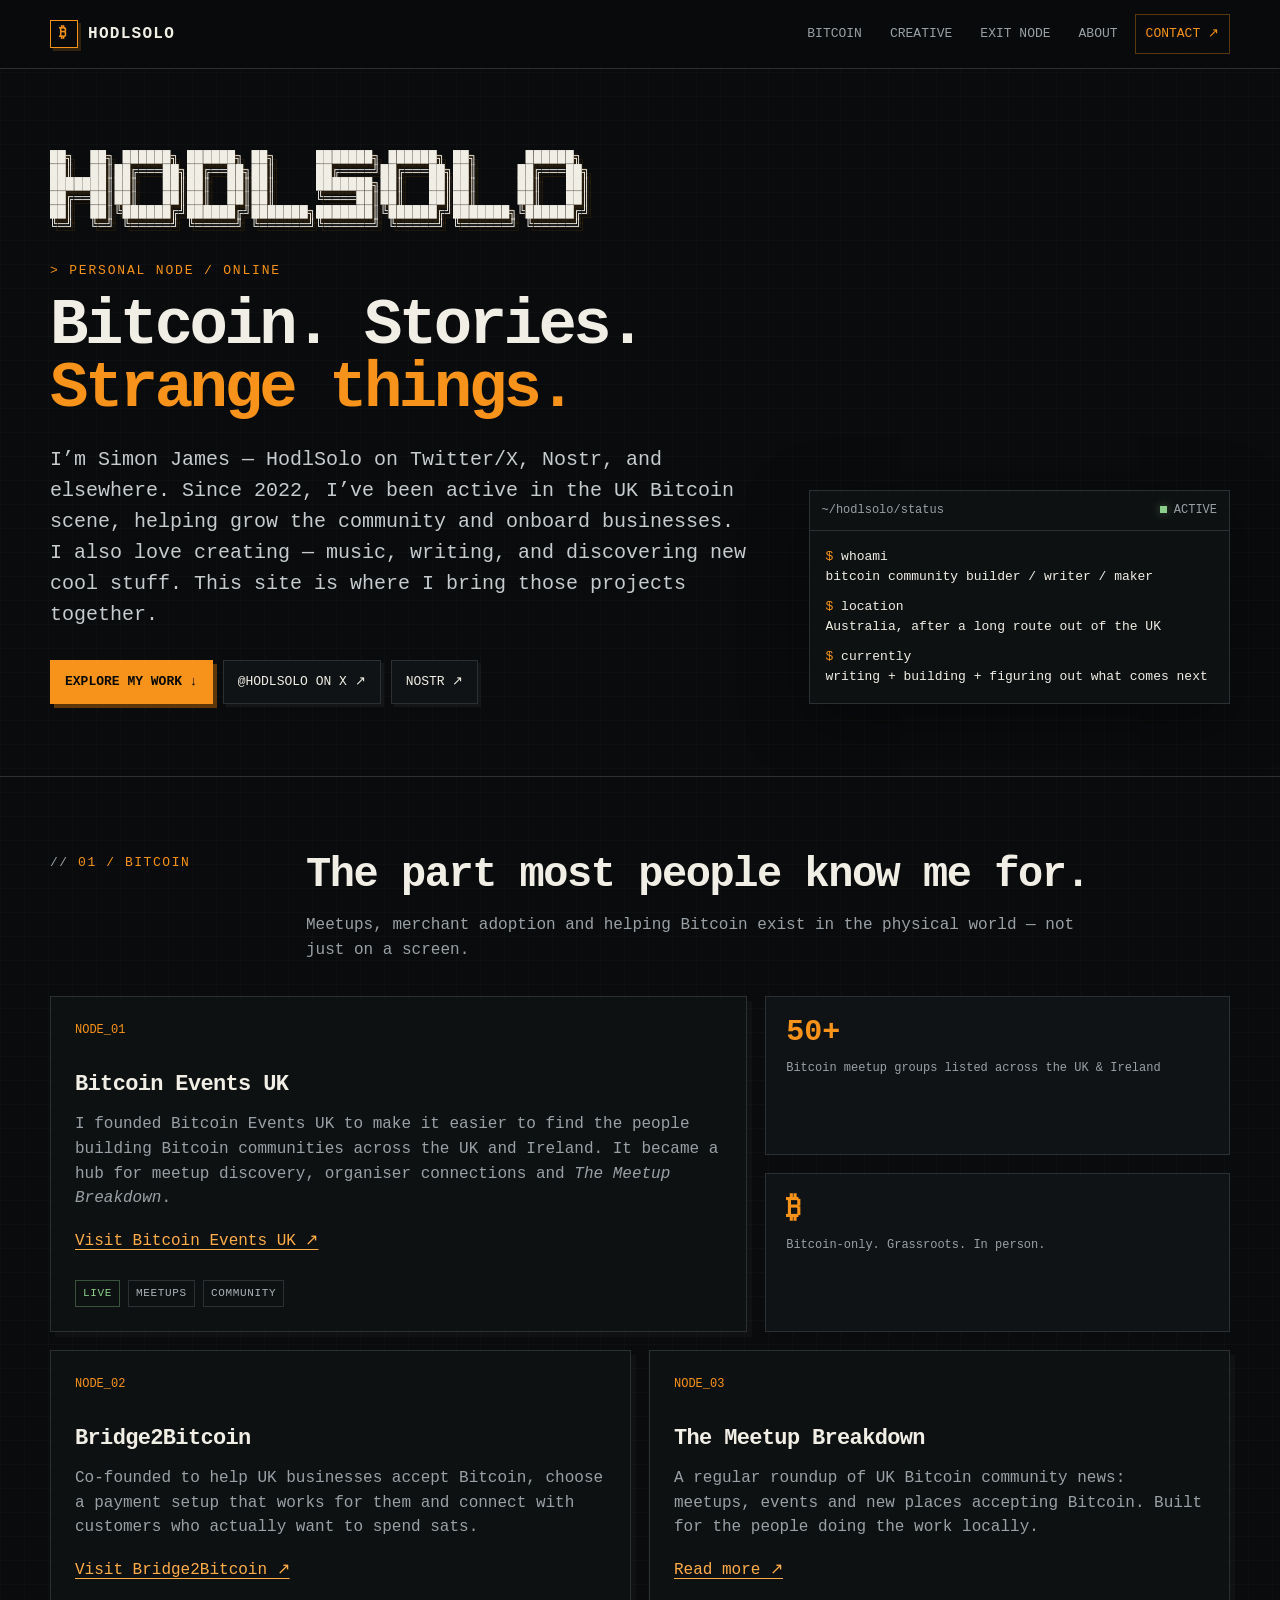
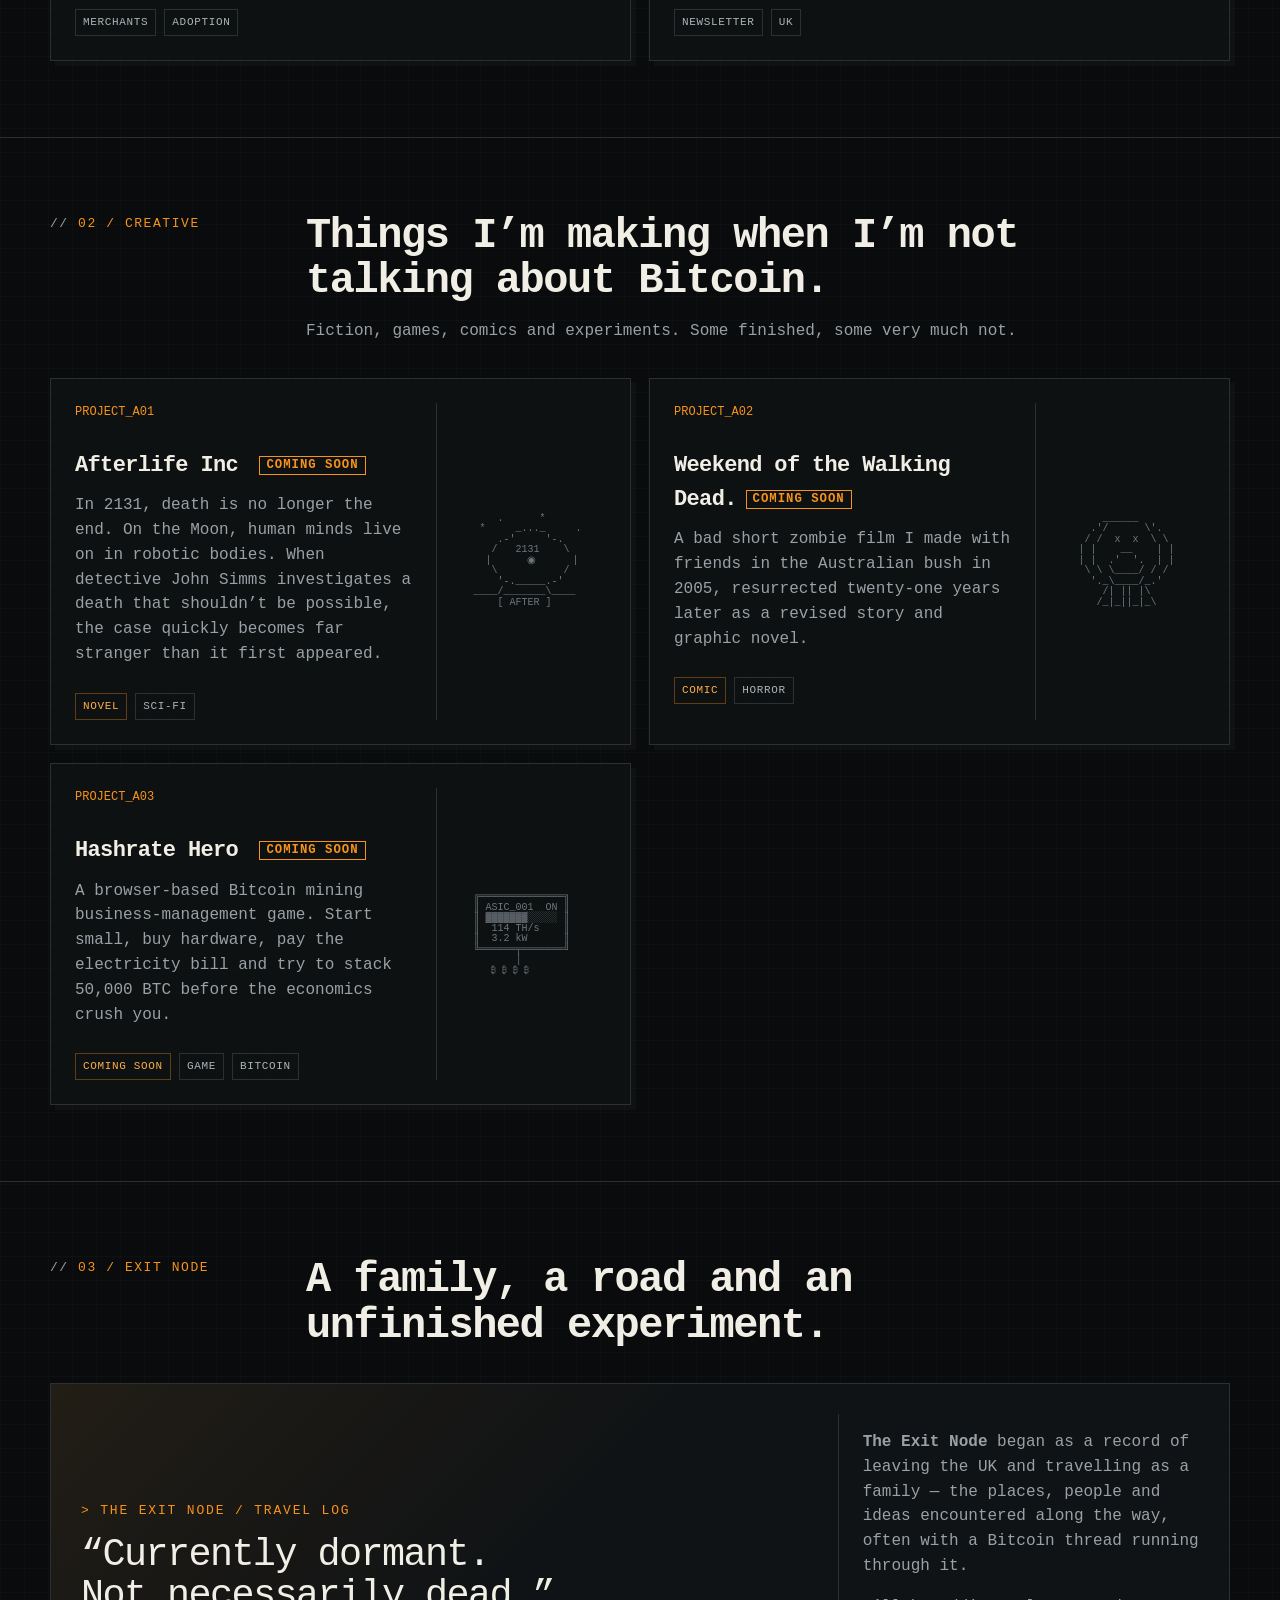
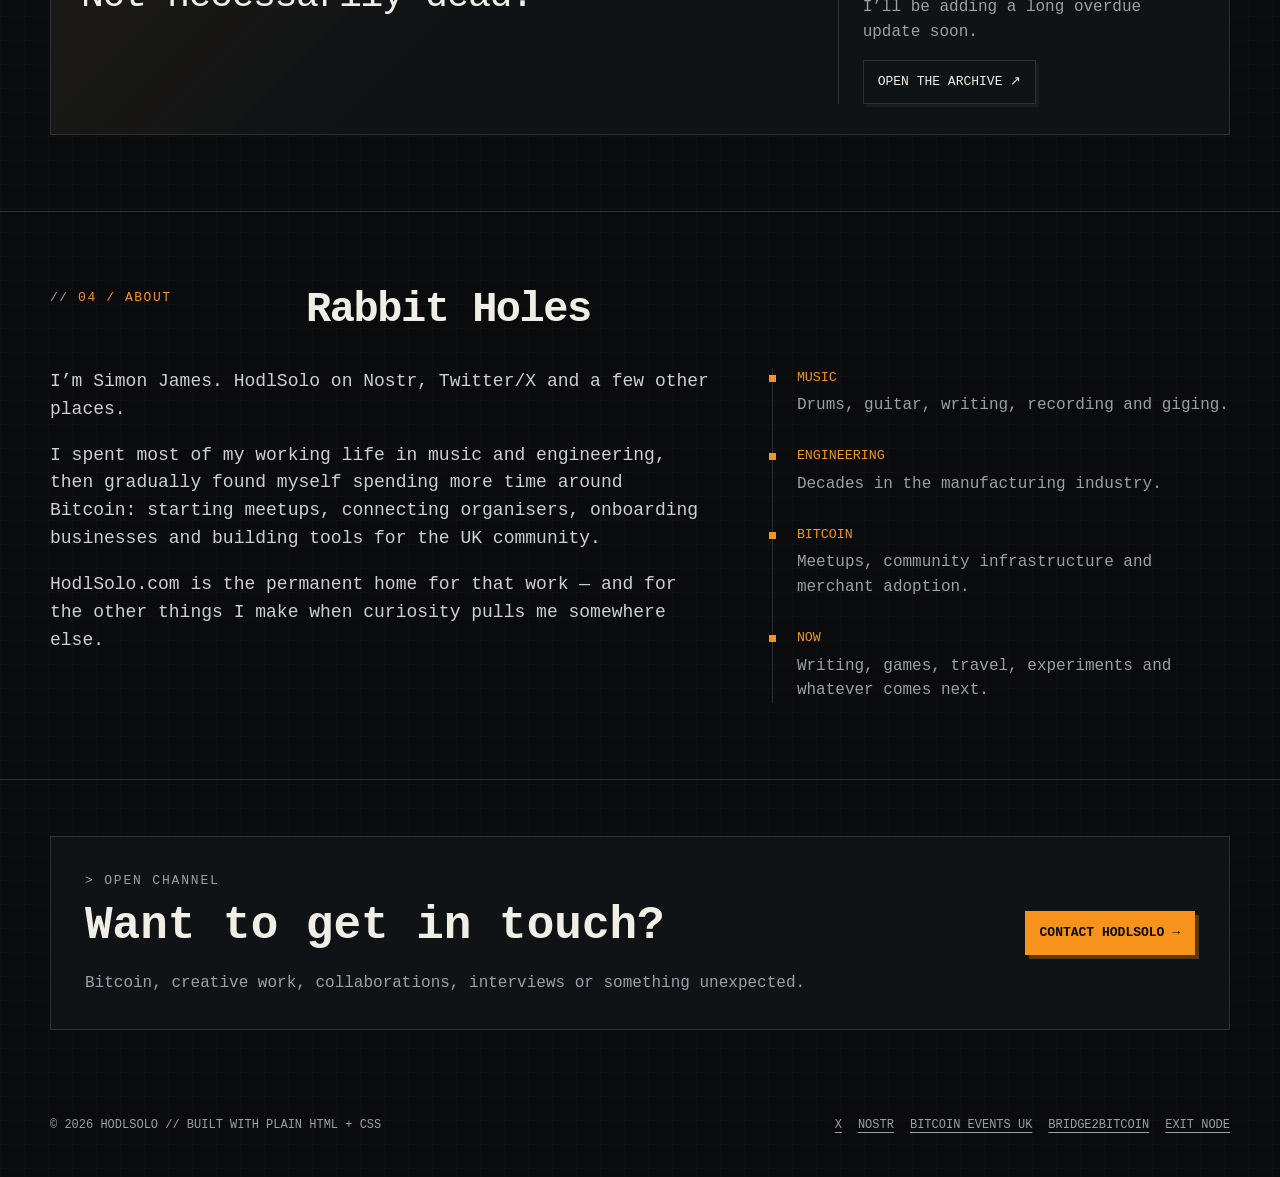
<file: index.html>
<!doctype html>
<html lang="en">
<head>
  <meta charset="utf-8">
  <meta name="viewport" content="width=device-width, initial-scale=1">
  <title>HodlSolo — Bitcoin & Other Things.</title>
  <meta name="description" content="HodlSolo — Bitcoin community builder, writer and maker. Founder of Bitcoin Events UK, co-founder of Bridge2Bitcoin, and creator of Afterlife Inc, Hashrate Hero and more.">
  <meta name="theme-color" content="#090b0c">
  <meta property="og:title" content="HodlSolo — Bitcoin. Stories. Strange Things.">
  <meta property="og:description" content="Bitcoin community builder, writer and maker. A home for the things I build, write and care about.">
  <meta property="og:type" content="website">
  <meta property="og:url" content="https://hodlsolo.com/">
  <link rel="canonical" href="https://hodlsolo.com/">
  <link rel="me" href="nostr:npub1f69t2s7uzljr626ctm0k3mufx5vlv4a2jqwac0w0gxwghp4w5zpq0jva3d">
  <link rel="icon" href="favicon.svg" type="image/svg+xml">
  <link rel="stylesheet" href="styles.css">
</head>
<body>
  <a class="skip-link" href="#main">Skip to content</a>

  <header class="site-header">
    <div class="shell nav-wrap">
      <a class="brand" href="index.html" aria-label="HodlSolo home">
        <span class="brand-mark">₿</span>
        <span>HODLSOLO</span>
      </a>
      <button class="nav-toggle" type="button" aria-expanded="false" aria-controls="site-nav">[ MENU ]</button>
      <nav class="site-nav" id="site-nav" aria-label="Main navigation">
        <a href="#bitcoin">BITCOIN</a>
        <a href="#creative">CREATIVE</a>
        <a href="#exit-node">EXIT NODE</a>
        <a href="#about">ABOUT</a>
        <a class="nav-contact" href="contact.html">CONTACT ↗</a>
      </nav>
    </div>
  </header>

  <main id="main">
    <section class="hero">
      <div class="shell">
<pre class="wordmark" aria-hidden="true">██╗  ██╗ ██████╗ ██████╗ ██╗     ███████╗ ██████╗ ██╗      ██████╗
██║  ██║██╔═══██╗██╔══██╗██║     ██╔════╝██╔═══██╗██║     ██╔═══██╗
███████║██║   ██║██║  ██║██║     ███████╗██║   ██║██║     ██║   ██║
██╔══██║██║   ██║██║  ██║██║     ╚════██║██║   ██║██║     ██║   ██║
██║  ██║╚██████╔╝██████╔╝███████╗███████║╚██████╔╝███████╗╚██████╔╝
╚═╝  ╚═╝ ╚═════╝ ╚═════╝ ╚══════╝╚══════╝ ╚═════╝ ╚══════╝ ╚═════╝</pre>
        <div class="hero-grid">
          <div>
            <p class="eyebrow">PERSONAL NODE / ONLINE</p>
            <h1>Bitcoin. Stories.<br><span>Strange things.</span></h1>
            <p class="hero-copy">I’m Simon James — HodlSolo on Twitter/X, Nostr, and elsewhere.

Since 2022, I’ve been active in the UK Bitcoin scene, helping grow the community and onboard businesses.

I also love creating — music, writing, and discovering new cool stuff. This site is where I bring those projects together.</p>
            <div class="hero-actions">
              <a class="button primary" href="#creative">EXPLORE MY WORK ↓</a>
              <a class="button" href="https://x.com/HodlSolo" rel="me noopener" target="_blank">@HODLSOLO ON X ↗</a>
              <a class="button" href="https://njump.me/npub1f69t2s7uzljr626ctm0k3mufx5vlv4a2jqwac0w0gxwghp4w5zpq0jva3d" rel="me noopener" target="_blank">NOSTR ↗</a>
            </div>
          </div>
          <aside class="status-box" aria-label="Current status">
            <div class="status-head"><span>~/hodlsolo/status</span><span><i class="dot"></i> ACTIVE</span></div>
            <div class="status-body">
              <p><span class="prompt">$</span> whoami<br>bitcoin community builder / writer / maker</p>
              <p><span class="prompt">$</span> location<br>Australia, after a long route out of the UK</p>
              <p><span class="prompt">$</span> currently<br>writing + building + figuring out what comes next</p>
            </div>
          </aside>
        </div>
      </div>
    </section>

    <section class="section" id="bitcoin">
      <div class="shell">
        <div class="section-head">
          <p class="section-kicker">01 / BITCOIN</p>
          <div>
            <h2 class="section-title">The part most people know me for.</h2>
            <p class="section-intro">Meetups, merchant adoption and helping Bitcoin exist in the physical world — not just on a screen.</p>
          </div>
        </div>

        <div class="bitcoin-hero">
          <article class="card">
            <div class="card-index">NODE_01</div>
            <h3>Bitcoin Events UK</h3>
            <p>I founded Bitcoin Events UK to make it easier to find the people building Bitcoin communities across the UK and Ireland. It became a hub for meetup discovery, organiser connections and <em>The Meetup Breakdown</em>.</p>
            <p><a href="https://bitcoinevents.uk/" target="_blank" rel="noopener">Visit Bitcoin Events UK ↗</a></p>
            <div class="card-footer"><span class="tag live">LIVE</span><span class="tag">MEETUPS</span><span class="tag">COMMUNITY</span></div>
          </article>
          <div class="metric-stack">
            <div class="metric"><strong>50+</strong><span>Bitcoin meetup groups listed across the UK &amp; Ireland</span></div>
            <div class="metric"><strong>₿</strong><span>Bitcoin-only. Grassroots. In person.</span></div>
          </div>
        </div>

        <div class="grid-2" style="margin-top:18px">
          <article class="card">
            <div class="card-index">NODE_02</div>
            <h3>Bridge2Bitcoin</h3>
            <p>Co-founded to help UK businesses accept Bitcoin, choose a payment setup that works for them and connect with customers who actually want to spend sats.</p>
            <p><a href="https://bridge2bitcoin.com/" target="_blank" rel="noopener">Visit Bridge2Bitcoin ↗</a></p>
            <div class="card-footer"><span class="tag">MERCHANTS</span><span class="tag">ADOPTION</span></div>
          </article>
          <article class="card">
            <div class="card-index">NODE_03</div>
            <h3>The Meetup Breakdown</h3>
            <p>A regular roundup of UK Bitcoin community news: meetups, events and new places accepting Bitcoin. Built for the people doing the work locally.</p>
            <p><a href="https://bitcoinevents.uk/newsletter/" target="_blank" rel="noopener">Read more ↗</a></p>
            <div class="card-footer"><span class="tag">NEWSLETTER</span><span class="tag">UK</span></div>
          </article>
        </div>
      </div>
    </section>

    <section class="section" id="creative">
      <div class="shell">
        <div class="section-head">
          <p class="section-kicker">02 / CREATIVE</p>
          <div>
            <h2 class="section-title">Things I’m making when I’m not talking about Bitcoin.</h2>
            <p class="section-intro">Fiction, games, comics and experiments. Some finished, some very much not.</p>
          </div>
        </div>

        <div class="grid-2">
          <article class="card feature-card">
            <div>
              <div class="card-index">PROJECT_A01</div>
              <h3>Afterlife Inc <span class="status-inline">COMING SOON</span></h3>
              <p>In 2131, death is no longer the end. On the Moon, human minds live on in robotic bodies. When detective John Simms investigates a death that shouldn’t be possible, the case quickly becomes far stranger than it first appeared.</p>
              <div class="card-footer"><span class="tag orange">NOVEL</span><span class="tag">SCI-FI</span></div>
            </div>
<pre class="ascii-art" aria-hidden="true">      .      *
   *     _..._     .
      .-'     '-.
     /   2131    \
    |      ◉      |
     \           /
      '-._____.-'
  ____/_______\____
      [ AFTER ]</pre>
          </article>

          <article class="card feature-card">
            <div>
              <div class="card-index">PROJECT_A02</div>
              <h3>Weekend of the Walking Dead.<span class="status-inline">COMING SOON</span>   </h3>
              <p>A bad short zombie film I made with friends in the Australian bush in 2005, resurrected twenty-one years later as a revised story and graphic novel.</p>
              <div class="card-footer"><span class="tag orange">COMIC</span><span class="tag">HORROR</span></div>
            </div>
<pre class="ascii-art" aria-hidden="true">      ______
    .'/      \'.
   / /  x  x  \ \
  | |    __    | |
  | |  .'  '.  | |
   \ \ \____/ / /
    '._\____/_.'
      /| || |\
     /_|_||_|_\</pre>
          </article>

          <article class="card feature-card">
            <div>
              <div class="card-index">PROJECT_A03</div>
              <h3>Hashrate Hero <span class="status-inline">COMING SOON</span></h3>
              <p>A browser-based Bitcoin mining business-management game. Start small, buy hardware, pay the electricity bill and try to stack 50,000 BTC before the economics crush you.</p>
              <div class="card-footer"><span class="tag orange">COMING SOON</span><span class="tag">GAME</span><span class="tag">BITCOIN</span></div>
            </div>
<pre class="ascii-art" aria-hidden="true">╔══════════════╗
║ ASIC_001  ON ║
║ ▓▓▓▓▓▓▓░░░░░ ║
║  114 TH/s    ║
║  3.2 kW      ║
╚══════╤═══════╝
       │
   ₿ ₿ ₿ ₿</pre>
          </article>

        </div>
      </div>
    </section>

    <section class="section" id="exit-node">
      <div class="shell">
        <div class="section-head">
          <p class="section-kicker">03 / EXIT NODE</p>
          <div>
            <h2 class="section-title">A family, a road and an unfinished experiment.</h2>
          </div>
        </div>
        <div class="exit-feature">
          <div>
            <p class="eyebrow">THE EXIT NODE / TRAVEL LOG</p>
            <blockquote>“Currently dormant.<br>Not necessarily dead.”</blockquote>
          </div>
          <div class="aside">
            <p><strong>The Exit Node</strong> began as a record of leaving the UK and travelling as a family — the places, people and ideas encountered along the way, often with a Bitcoin thread running through it.</p>
            <p>I’ll be adding a long overdue update soon.</p>
            <a class="button ghost" href="https://www.theexitnode.com/" target="_blank" rel="noopener">OPEN THE ARCHIVE ↗</a>
          </div>
        </div>
      </div>
    </section>

    <section class="section" id="about">
      <div class="shell">
        <div class="section-head">
          <p class="section-kicker">04 / ABOUT</p>
          <div><h2 class="section-title">Rabbit Holes</h2></div>
        </div>
        <div class="about-grid">
          <div class="about-copy">
            <p>I’m Simon James. HodlSolo on Nostr, Twitter/X and a few other places.</p>
            <p>I spent most of my working life in music and engineering, then gradually found myself spending more time around Bitcoin: starting meetups, connecting organisers, onboarding businesses and building tools for the UK community.</p>
            <p>HodlSolo.com is the permanent home for that work — and for the other things I make when curiosity pulls me somewhere else.</p>
          </div>
          <div class="timeline" aria-label="A short timeline">
            <div class="timeline-item"><small>MUSIC</small><p>Drums, guitar, writing, recording and giging.</p></div>
            <div class="timeline-item"><small>ENGINEERING</small><p>Decades in the manufacturing industry.</p></div>
            <div class="timeline-item"><small>BITCOIN</small><p>Meetups, community infrastructure and merchant adoption.</p></div>
            <div class="timeline-item"><small>NOW</small><p>Writing, games, travel, experiments and whatever comes next.</p></div>
          </div>
        </div>
      </div>
    </section>

    <section class="contact-cta">
      <div class="shell">
        <div class="contact-box">
          <div><p class="eyebrow">OPEN CHANNEL</p><h2>Want to get in touch?</h2><p>Bitcoin, creative work, collaborations, interviews or something unexpected.</p></div>
          <a class="button primary" href="contact.html">CONTACT HODLSOLO →</a>
        </div>
      </div>
    </section>
  </main>

  <footer class="site-footer">
    <div class="shell footer-grid">
      <div>© <span data-year>2026</span> HODLSOLO // BUILT WITH PLAIN HTML + CSS</div>
      <div class="footer-links">
        <a href="https://x.com/HodlSolo" target="_blank" rel="me noopener">X</a>
        <a href="https://njump.me/npub1f69t2s7uzljr626ctm0k3mufx5vlv4a2jqwac0w0gxwghp4w5zpq0jva3d" target="_blank" rel="me noopener">NOSTR</a>
        <a href="https://bitcoinevents.uk/" target="_blank" rel="noopener">BITCOIN EVENTS UK</a>
        <a href="https://bridge2bitcoin.com/" target="_blank" rel="noopener">BRIDGE2BITCOIN</a>
        <a href="https://www.theexitnode.com/" target="_blank" rel="noopener">EXIT NODE</a>
      </div>
    </div>
  </footer>
  <script src="script.js"></script>
</body>
</html>
</file>
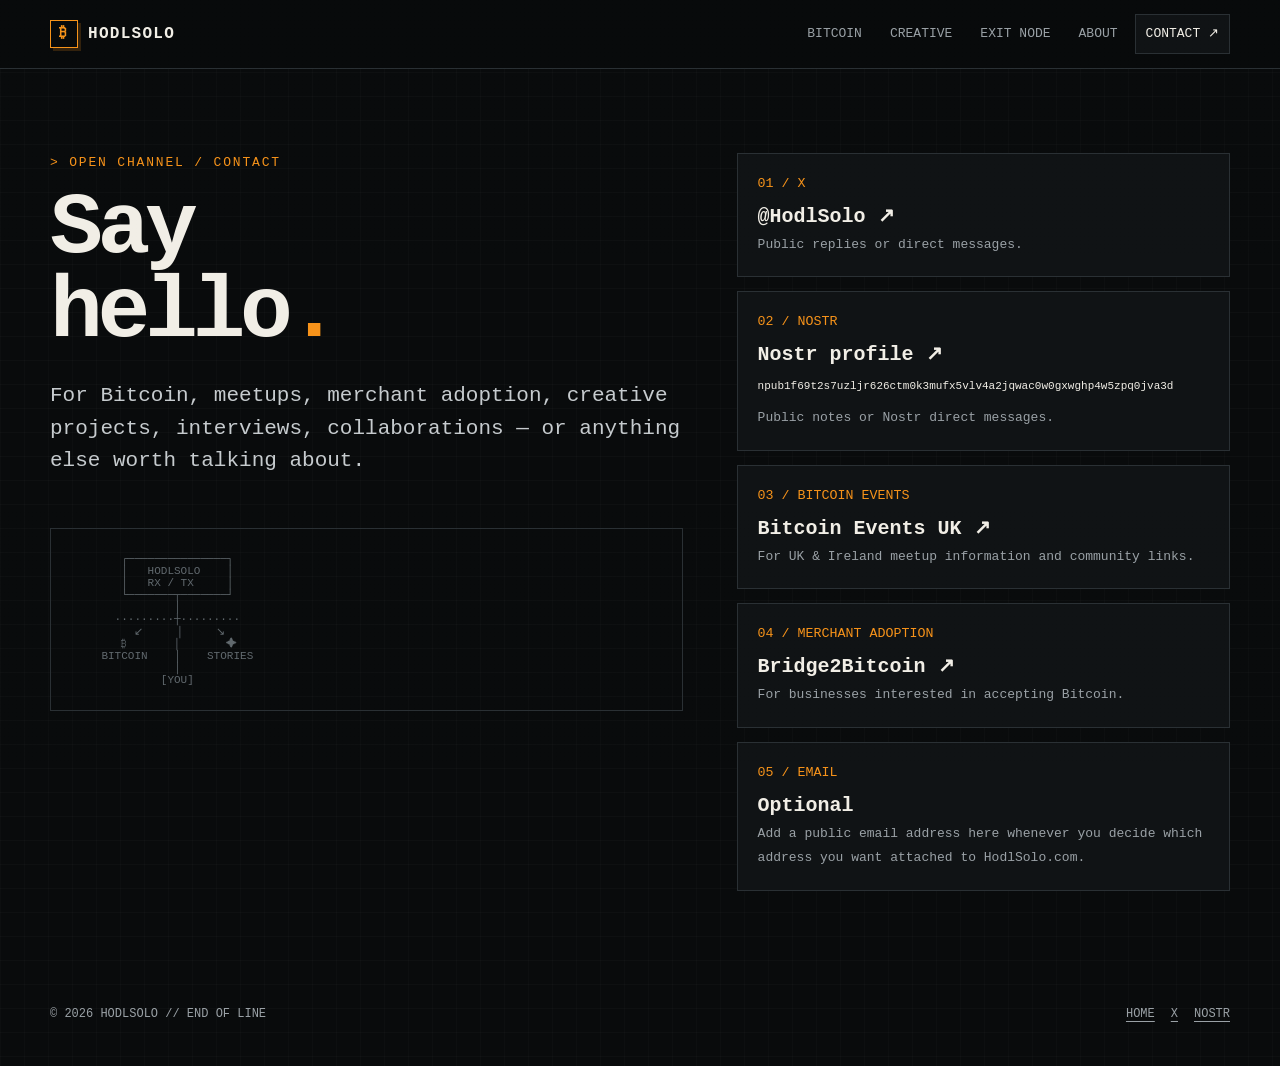
<file: contact.html>
<!doctype html>
<html lang="en">
<head>
  <meta charset="utf-8">
  <meta name="viewport" content="width=device-width, initial-scale=1">
  <title>Contact — HodlSolo</title>
  <meta name="description" content="Contact HodlSolo about Bitcoin, creative projects, collaborations, interviews and other enquiries.">
  <meta name="theme-color" content="#090b0c">
  <link rel="canonical" href="https://hodlsolo.com/contact.html">
  <link rel="me" href="nostr:npub1f69t2s7uzljr626ctm0k3mufx5vlv4a2jqwac0w0gxwghp4w5zpq0jva3d">
  <link rel="icon" href="favicon.svg" type="image/svg+xml">
  <link rel="stylesheet" href="styles.css">
</head>
<body>
  <a class="skip-link" href="#main">Skip to content</a>
  <header class="site-header">
    <div class="shell nav-wrap">
      <a class="brand" href="index.html" aria-label="HodlSolo home"><span class="brand-mark">₿</span><span>HODLSOLO</span></a>
      <button class="nav-toggle" type="button" aria-expanded="false" aria-controls="site-nav">[ MENU ]</button>
      <nav class="site-nav" id="site-nav" aria-label="Main navigation">
        <a href="index.html#bitcoin">BITCOIN</a>
        <a href="index.html#creative">CREATIVE</a>
        <a href="index.html#exit-node">EXIT NODE</a>
        <a href="index.html#about">ABOUT</a>
        <a class="nav-contact" href="contact.html" aria-current="page">CONTACT ↗</a>
      </nav>
    </div>
  </header>

  <main id="main" class="contact-page">
    <div class="shell">
      <div class="contact-layout">
        <div>
          <p class="eyebrow">OPEN CHANNEL / CONTACT</p>
          <h1>Say<br>hello<span style="color:var(--orange)">.</span></h1>
          <p class="lead">For Bitcoin, meetups, merchant adoption, creative projects, interviews, collaborations — or anything else worth talking about.</p>
          <div class="ascii-contact" aria-hidden="true">
<pre>       ┌───────────────┐
       │   HODLSOLO    │
       │   RX / TX     │
       └───────┬───────┘
               │
      ·········┼·········
         ↙     │     ↘
       ₿       │       ✦
    BITCOIN    │    STORIES
               │
             [YOU]</pre>
          </div>
        </div>
        <div class="contact-methods">
          <a class="contact-method" href="https://x.com/HodlSolo" target="_blank" rel="me noopener">
            <small>01 / X</small>
            <strong>@HodlSolo ↗</strong>
            <span>Public replies or direct messages.</span>
          </a>
          <a class="contact-method" href="https://njump.me/npub1f69t2s7uzljr626ctm0k3mufx5vlv4a2jqwac0w0gxwghp4w5zpq0jva3d" target="_blank" rel="me noopener">
            <small>02 / NOSTR</small>
            <strong>Nostr profile ↗</strong>
            <code class="npub">npub1f69t2s7uzljr626ctm0k3mufx5vlv4a2jqwac0w0gxwghp4w5zpq0jva3d</code>
            <span>Public notes or Nostr direct messages.</span>
          </a>
          <a class="contact-method" href="https://bitcoinevents.uk/" target="_blank" rel="noopener">
            <small>03 / BITCOIN EVENTS</small>
            <strong>Bitcoin Events UK ↗</strong>
            <span>For UK &amp; Ireland meetup information and community links.</span>
          </a>
          <a class="contact-method" href="https://bridge2bitcoin.com/" target="_blank" rel="noopener">
            <small>04 / MERCHANT ADOPTION</small>
            <strong>Bridge2Bitcoin ↗</strong>
            <span>For businesses interested in accepting Bitcoin.</span>
          </a>
          <div class="contact-method">
            <small>05 / EMAIL</small>
            <strong>Optional</strong>
            <span>Add a public email address here whenever you decide which address you want attached to HodlSolo.com.</span>
          </div>
        </div>
      </div>
    </div>
  </main>

  <footer class="site-footer">
    <div class="shell footer-grid">
      <div>© <span data-year>2026</span> HODLSOLO // END OF LINE</div>
      <div class="footer-links"><a href="index.html">HOME</a><a href="https://x.com/HodlSolo" target="_blank" rel="me noopener">X</a><a href="https://njump.me/npub1f69t2s7uzljr626ctm0k3mufx5vlv4a2jqwac0w0gxwghp4w5zpq0jva3d" target="_blank" rel="me noopener">NOSTR</a></div>
    </div>
  </footer>
  <script src="script.js"></script>
</body>
</html>
</file>
<file: styles.css>
:root {
  --bg: #090b0c;
  --panel: #101315;
  --panel-2: #15191c;
  --text: #f1eee6;
  --muted: #9aa1a6;
  --orange: #f7931a;
  --orange-soft: #ffad49;
  --line: #2a3034;
  --green: #8bcf8b;
  --max: 1180px;
  --radius: 2px;
  --shadow: 0 18px 60px rgba(0,0,0,.35);
}

* { box-sizing: border-box; }
html { scroll-behavior: smooth; }
body {
  margin: 0;
  background:
    linear-gradient(rgba(255,255,255,.018) 1px, transparent 1px),
    linear-gradient(90deg, rgba(255,255,255,.014) 1px, transparent 1px),
    var(--bg);
  background-size: 24px 24px;
  color: var(--text);
  font-family: ui-monospace, SFMono-Regular, Menlo, Monaco, Consolas, "Liberation Mono", "Courier New", monospace;
  line-height: 1.55;
  min-height: 100vh;
}
body::before {
  content: "";
  position: fixed;
  inset: 0;
  pointer-events: none;
  opacity: .12;
  z-index: 20;
  background: repeating-linear-gradient(to bottom, rgba(255,255,255,.03), rgba(255,255,255,.03) 1px, transparent 1px, transparent 4px);
}
::selection { background: var(--orange); color: #080808; }
a { color: inherit; }
img { max-width: 100%; }

.skip-link {
  position: absolute;
  top: -50px;
  left: 12px;
  z-index: 99;
  padding: 8px 12px;
  background: var(--orange);
  color: #000;
}
.skip-link:focus { top: 12px; }

.shell { width: min(calc(100% - 36px), var(--max)); margin: 0 auto; }

.site-header {
  position: sticky;
  top: 0;
  z-index: 10;
  border-bottom: 1px solid var(--line);
  background: rgba(9,11,12,.88);
  backdrop-filter: blur(14px);
}
.nav-wrap {
  min-height: 68px;
  display: flex;
  align-items: center;
  justify-content: space-between;
  gap: 24px;
}
.brand {
  display: inline-flex;
  align-items: center;
  gap: 10px;
  text-decoration: none;
  font-weight: 900;
  letter-spacing: .08em;
}
.brand-mark {
  display: grid;
  place-items: center;
  width: 28px;
  height: 28px;
  border: 1px solid var(--orange);
  color: var(--orange);
  font-size: 15px;
  box-shadow: 3px 3px 0 rgba(247,147,26,.18);
}
.nav-toggle {
  display: none;
  border: 1px solid var(--line);
  background: var(--panel);
  color: var(--text);
  font: inherit;
  padding: 8px 10px;
}
.site-nav { display: flex; align-items: center; gap: 6px; }
.site-nav a {
  color: var(--muted);
  text-decoration: none;
  font-size: 13px;
  padding: 9px 10px;
  border: 1px solid transparent;
}
.site-nav a:hover, .site-nav a:focus-visible, .site-nav a[aria-current="page"] {
  color: var(--text);
  border-color: var(--line);
  background: var(--panel);
}
.site-nav .nav-contact { color: var(--orange); border-color: rgba(247,147,26,.35); }

.hero {
  padding: 82px 0 72px;
  border-bottom: 1px solid var(--line);
  overflow: hidden;
}
.eyebrow {
  margin: 0 0 14px;
  color: var(--orange);
  font-size: 13px;
  letter-spacing: .14em;
  text-transform: uppercase;
}
.eyebrow::before { content: "> "; }
.wordmark {
  margin: 0 0 28px;
  color: var(--text);
  font-size: clamp(7px, 1.05vw, 13px);
  line-height: 1.05;
  letter-spacing: .02em;
  white-space: pre;
  text-shadow: 4px 4px 0 rgba(247,147,26,.12);
}
.hero-grid {
  display: grid;
  grid-template-columns: minmax(0, 1.25fr) minmax(260px, .75fr);
  gap: 56px;
  align-items: end;
}
.hero h1 {
  margin: 0;
  max-width: 850px;
  font-family: inherit;
  font-size: clamp(34px, 5vw, 68px);
  line-height: .98;
  letter-spacing: -.055em;
}
.hero h1 span { color: var(--orange); }
.hero-copy {
  max-width: 710px;
  margin: 24px 0 0;
  color: #c6cbce;
  font-size: clamp(16px, 1.6vw, 20px);
}
.hero-actions { margin-top: 30px; display: flex; flex-wrap: wrap; gap: 10px; }
.button {
  display: inline-flex;
  align-items: center;
  justify-content: center;
  gap: 8px;
  min-height: 44px;
  padding: 10px 14px;
  border: 1px solid var(--line);
  background: var(--panel);
  color: var(--text);
  text-decoration: none;
  font-size: 13px;
  box-shadow: 3px 3px 0 rgba(255,255,255,.04);
}
.button:hover, .button:focus-visible { transform: translate(-1px,-1px); border-color: #555e64; }
.button.primary { background: var(--orange); border-color: var(--orange); color: #080808; font-weight: 800; box-shadow: 4px 4px 0 #5d3709; }
.button.ghost { background: transparent; }

.status-box {
  border: 1px solid var(--line);
  background: rgba(16,19,21,.8);
  box-shadow: var(--shadow);
}
.status-head {
  display: flex;
  align-items: center;
  justify-content: space-between;
  gap: 10px;
  padding: 10px 12px;
  border-bottom: 1px solid var(--line);
  color: var(--muted);
  font-size: 12px;
}
.dot { display: inline-block; width: 7px; height: 7px; background: var(--green); box-shadow: 0 0 10px rgba(139,207,139,.45); }
.status-body { padding: 16px; font-size: 13px; }
.status-body p { margin: 0 0 10px; }
.status-body p:last-child { margin-bottom: 0; }
.prompt { color: var(--orange); }

.section { padding: 76px 0; border-bottom: 1px solid var(--line); }
.section-head {
  display: grid;
  grid-template-columns: 220px 1fr;
  gap: 36px;
  margin-bottom: 34px;
  align-items: start;
}
.section-kicker { margin: 0; color: var(--orange); font-size: 13px; letter-spacing: .12em; text-transform: uppercase; }
.section-kicker::before { content: "// "; color: var(--muted); }
.section-title { margin: 0; max-width: 800px; font-size: clamp(27px, 3.3vw, 42px); line-height: 1.08; letter-spacing: -.035em; }
.section-intro { color: var(--muted); max-width: 780px; margin: 14px 0 0; }

.grid-2 { display: grid; grid-template-columns: repeat(2, minmax(0, 1fr)); gap: 18px; }
.grid-3 { display: grid; grid-template-columns: repeat(3, minmax(0, 1fr)); gap: 18px; }
.card {
  position: relative;
  border: 1px solid var(--line);
  background: rgba(16,19,21,.76);
  padding: 24px;
  min-height: 100%;
  box-shadow: 5px 5px 0 rgba(255,255,255,.025);
  transition: transform .15s ease, border-color .15s ease, background .15s ease;
}
.card:hover { transform: translateY(-2px); border-color: #454d52; background: rgba(21,25,28,.88); }
.card-index { color: var(--orange); font-size: 12px; margin-bottom: 28px; }
.card h3 { margin: 0 0 10px; font-size: 22px; letter-spacing: -.03em; }
.card p { margin: 0 0 18px; color: var(--muted); }
.card a { color: var(--orange-soft); text-underline-offset: 4px; }
.card-footer { margin-top: 26px; display: flex; flex-wrap: wrap; gap: 8px; }
.tag { display: inline-block; padding: 4px 7px; border: 1px solid var(--line); color: #adb4b8; font-size: 11px; text-transform: uppercase; letter-spacing: .06em; }
.tag.live { border-color: rgba(139,207,139,.35); color: var(--green); }
.tag.orange { border-color: rgba(247,147,26,.35); color: var(--orange-soft); }

.feature-card { display: grid; grid-template-columns: 1fr 170px; gap: 18px; overflow: hidden; }
.ascii-art {
  margin: 0;
  align-self: stretch;
  min-height: 152px;
  display: grid;
  place-items: center;
  border-left: 1px solid var(--line);
  color: #6d767c;
  font-size: 10px;
  line-height: 1.05;
  white-space: pre;
  overflow: hidden;
}
.feature-card:hover .ascii-art { color: var(--orange); }

.bitcoin-hero {
  display: grid;
  grid-template-columns: 1.2fr .8fr;
  gap: 18px;
}
.metric-stack { display: grid; gap: 18px; }
.metric { border: 1px solid var(--line); background: var(--panel); padding: 20px; }
.metric strong { display: block; color: var(--orange); font-size: 30px; line-height: 1; margin-bottom: 8px; }
.metric span { color: var(--muted); font-size: 12px; }

.exit-feature {
  padding: 30px;
  display: grid;
  grid-template-columns: minmax(0,1fr) minmax(250px,.5fr);
  gap: 34px;
  align-items: center;
  border: 1px solid var(--line);
  background: linear-gradient(135deg, rgba(247,147,26,.08), transparent 42%), var(--panel);
}
.exit-feature blockquote { margin: 0; font-size: clamp(24px, 3vw, 40px); line-height: 1.08; letter-spacing: -.04em; }
.exit-feature .aside { border-left: 1px solid var(--line); padding-left: 24px; color: var(--muted); }

.about-grid { display: grid; grid-template-columns: 1fr .7fr; gap: 48px; }
.about-copy { font-size: 18px; color: #cbd0d3; }
.about-copy p:first-child { margin-top: 0; }
.timeline { border-left: 1px solid var(--line); margin-left: 8px; }
.timeline-item { padding: 0 0 28px 24px; position: relative; }
.timeline-item:last-child { padding-bottom: 0; }
.timeline-item::before { content: ""; position: absolute; width: 7px; height: 7px; left: -4px; top: 7px; background: var(--orange); }
.timeline-item small { color: var(--orange); display: block; margin-bottom: 5px; }
.timeline-item p { margin: 0; color: var(--muted); }

.contact-cta { padding: 56px 0; }
.contact-box { border: 1px solid var(--line); background: var(--panel); padding: 34px; display: flex; justify-content: space-between; align-items: center; gap: 24px; }
.contact-box h2 { margin: 0 0 8px; font-size: clamp(28px, 4vw, 46px); }
.contact-box p { margin: 0; color: var(--muted); }

.site-footer { padding: 30px 0 42px; color: var(--muted); font-size: 12px; }
.footer-grid { display: flex; justify-content: space-between; gap: 24px; align-items: flex-start; }
.footer-links { display: flex; gap: 16px; flex-wrap: wrap; }
.footer-links a { color: var(--muted); text-underline-offset: 4px; }
.footer-links a:hover { color: var(--text); }

.contact-page { padding: 84px 0; }
.contact-layout { display: grid; grid-template-columns: 1fr .78fr; gap: 54px; align-items: start; }
.contact-page h1 { margin: 0; font-size: clamp(44px, 7vw, 88px); line-height: .95; letter-spacing: -.06em; }
.contact-page .lead { color: #c6cbce; font-size: clamp(17px, 2vw, 21px); max-width: 680px; margin: 26px 0 0; }
.contact-methods { display: grid; gap: 14px; }
.contact-method { border: 1px solid var(--line); background: var(--panel); padding: 20px; text-decoration: none; }
.contact-method:hover { border-color: var(--orange); }
.contact-method small { color: var(--orange); display: block; margin-bottom: 6px; }
.contact-method strong { display: block; font-size: 20px; }
.contact-method span { color: var(--muted); font-size: 13px; }
.contact-method .npub { display: block; margin: 8px 0 10px; color: var(--text); font-size: 11px; line-height: 1.55; overflow-wrap: anywhere; word-break: break-word; }
.ascii-contact { margin-top: 50px; padding: 24px; border: 1px solid var(--line); color: #61696e; overflow: hidden; }
.ascii-contact pre { margin: 0; font-size: clamp(7px, 1vw, 11px); line-height: 1.1; }

.not-found { min-height: 70vh; display: grid; place-items: center; text-align: center; padding: 50px 0; }
.not-found .code { font-size: clamp(90px, 20vw, 220px); color: var(--orange); line-height: .8; font-weight: 900; letter-spacing: -.08em; }
.not-found p { color: var(--muted); }

@media (max-width: 900px) {
  .hero-grid, .bitcoin-hero, .about-grid, .contact-layout { grid-template-columns: 1fr; }
  .hero-grid { gap: 32px; }
  .section-head { grid-template-columns: 1fr; gap: 10px; }
  .grid-3 { grid-template-columns: 1fr 1fr; }
  .exit-feature { grid-template-columns: 1fr; }
  .exit-feature .aside { border-left: 0; border-top: 1px solid var(--line); padding: 22px 0 0; }
}

@media (max-width: 720px) {
  .shell { width: min(calc(100% - 24px), var(--max)); }
  .site-header { position: relative; }
  .nav-toggle { display: block; }
  .site-nav {
    display: none;
    position: absolute;
    left: 12px;
    right: 12px;
    top: 60px;
    padding: 10px;
    border: 1px solid var(--line);
    background: #0d1012;
    flex-direction: column;
    align-items: stretch;
    box-shadow: var(--shadow);
  }
  .site-nav.open { display: flex; }
  .site-nav a { padding: 11px 12px; }
  .hero { padding: 54px 0; }
  .wordmark { font-size: 6.4px; }
  .section { padding: 56px 0; }
  .grid-2, .grid-3 { grid-template-columns: 1fr; }
  .feature-card { grid-template-columns: 1fr; }
  .ascii-art { border-left: 0; border-top: 1px solid var(--line); min-height: 120px; }
  .contact-box { align-items: flex-start; flex-direction: column; }
  .footer-grid { flex-direction: column; }
  .contact-page { padding: 56px 0; }
}

@media (prefers-reduced-motion: reduce) {
  *, *::before, *::after { scroll-behavior: auto !important; transition: none !important; animation: none !important; }
}

.status-inline {
  display: inline-block;
  margin-left: 0.55rem;
  padding: 0.16rem 0.38rem;
  border: 1px solid var(--orange);
  color: var(--orange);
  font-size: 0.56em;
  line-height: 1;
  letter-spacing: 0.08em;
  vertical-align: middle;
}
</file>
